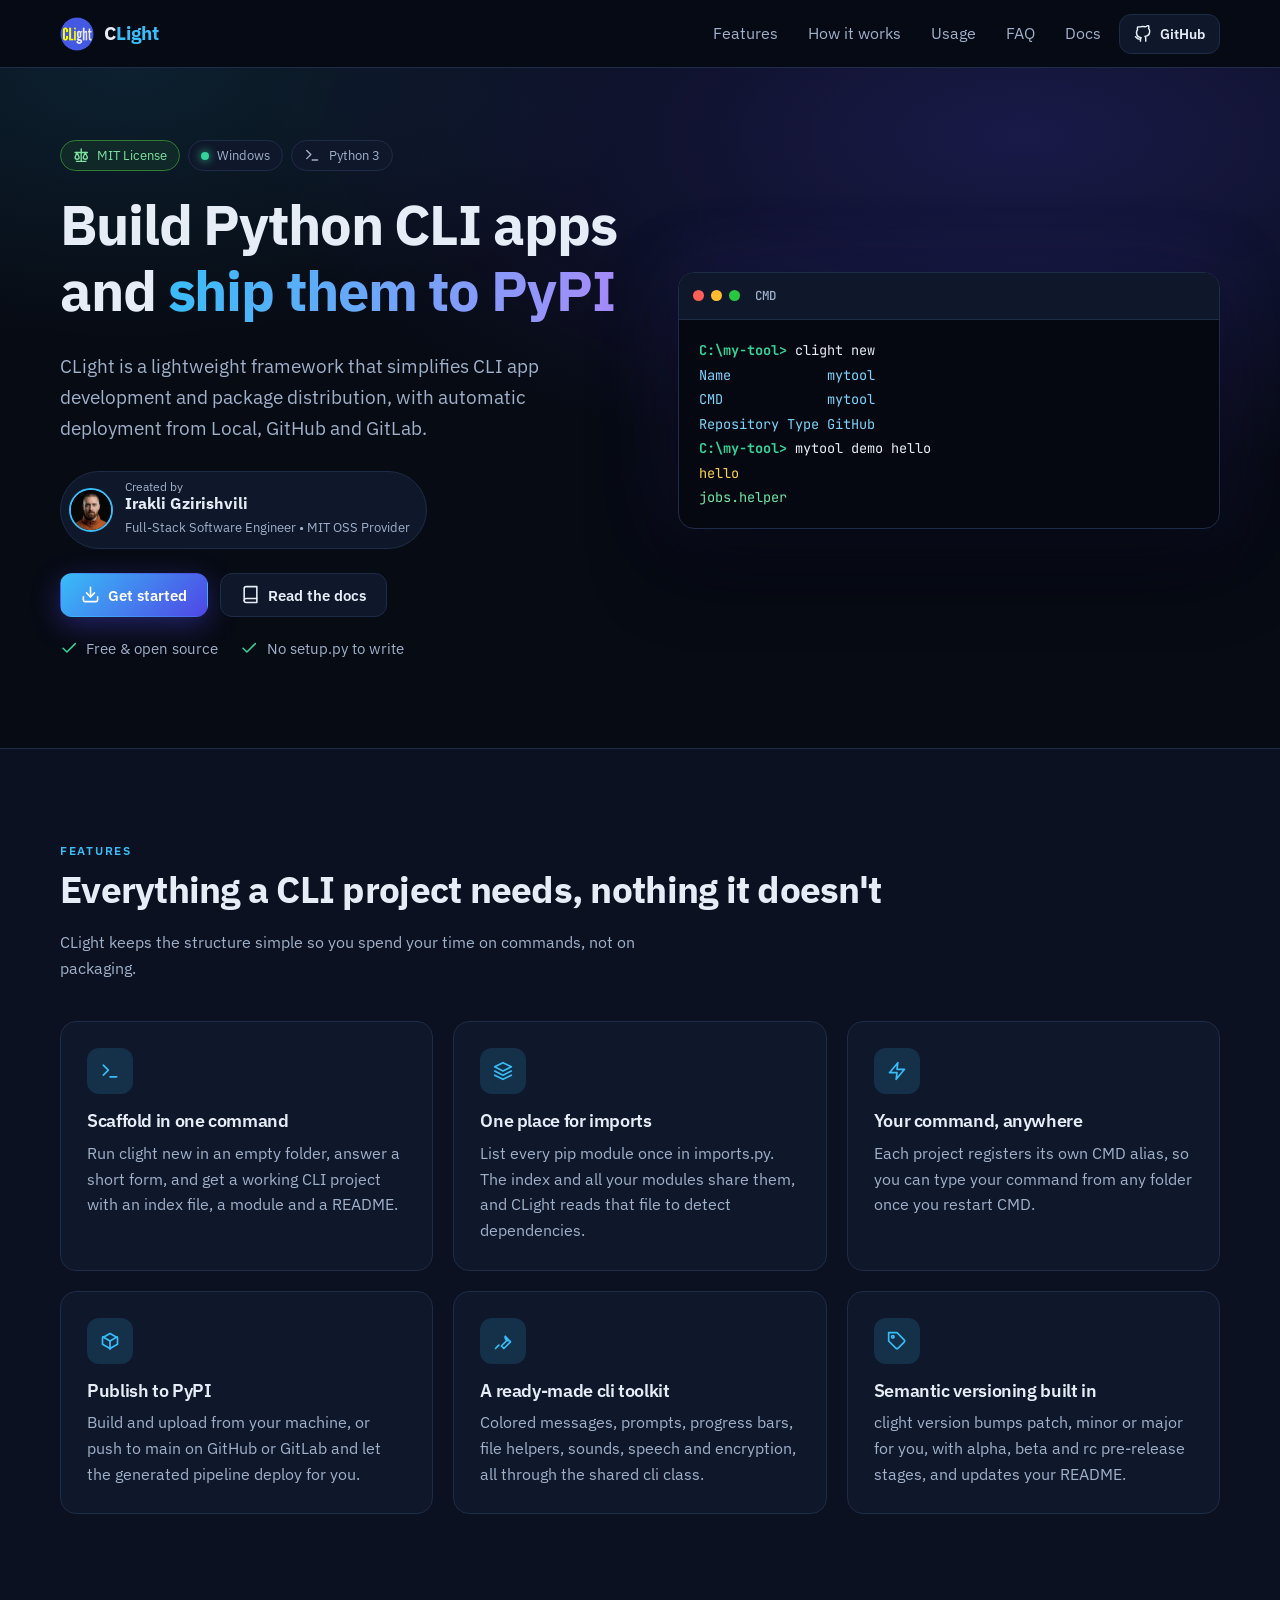
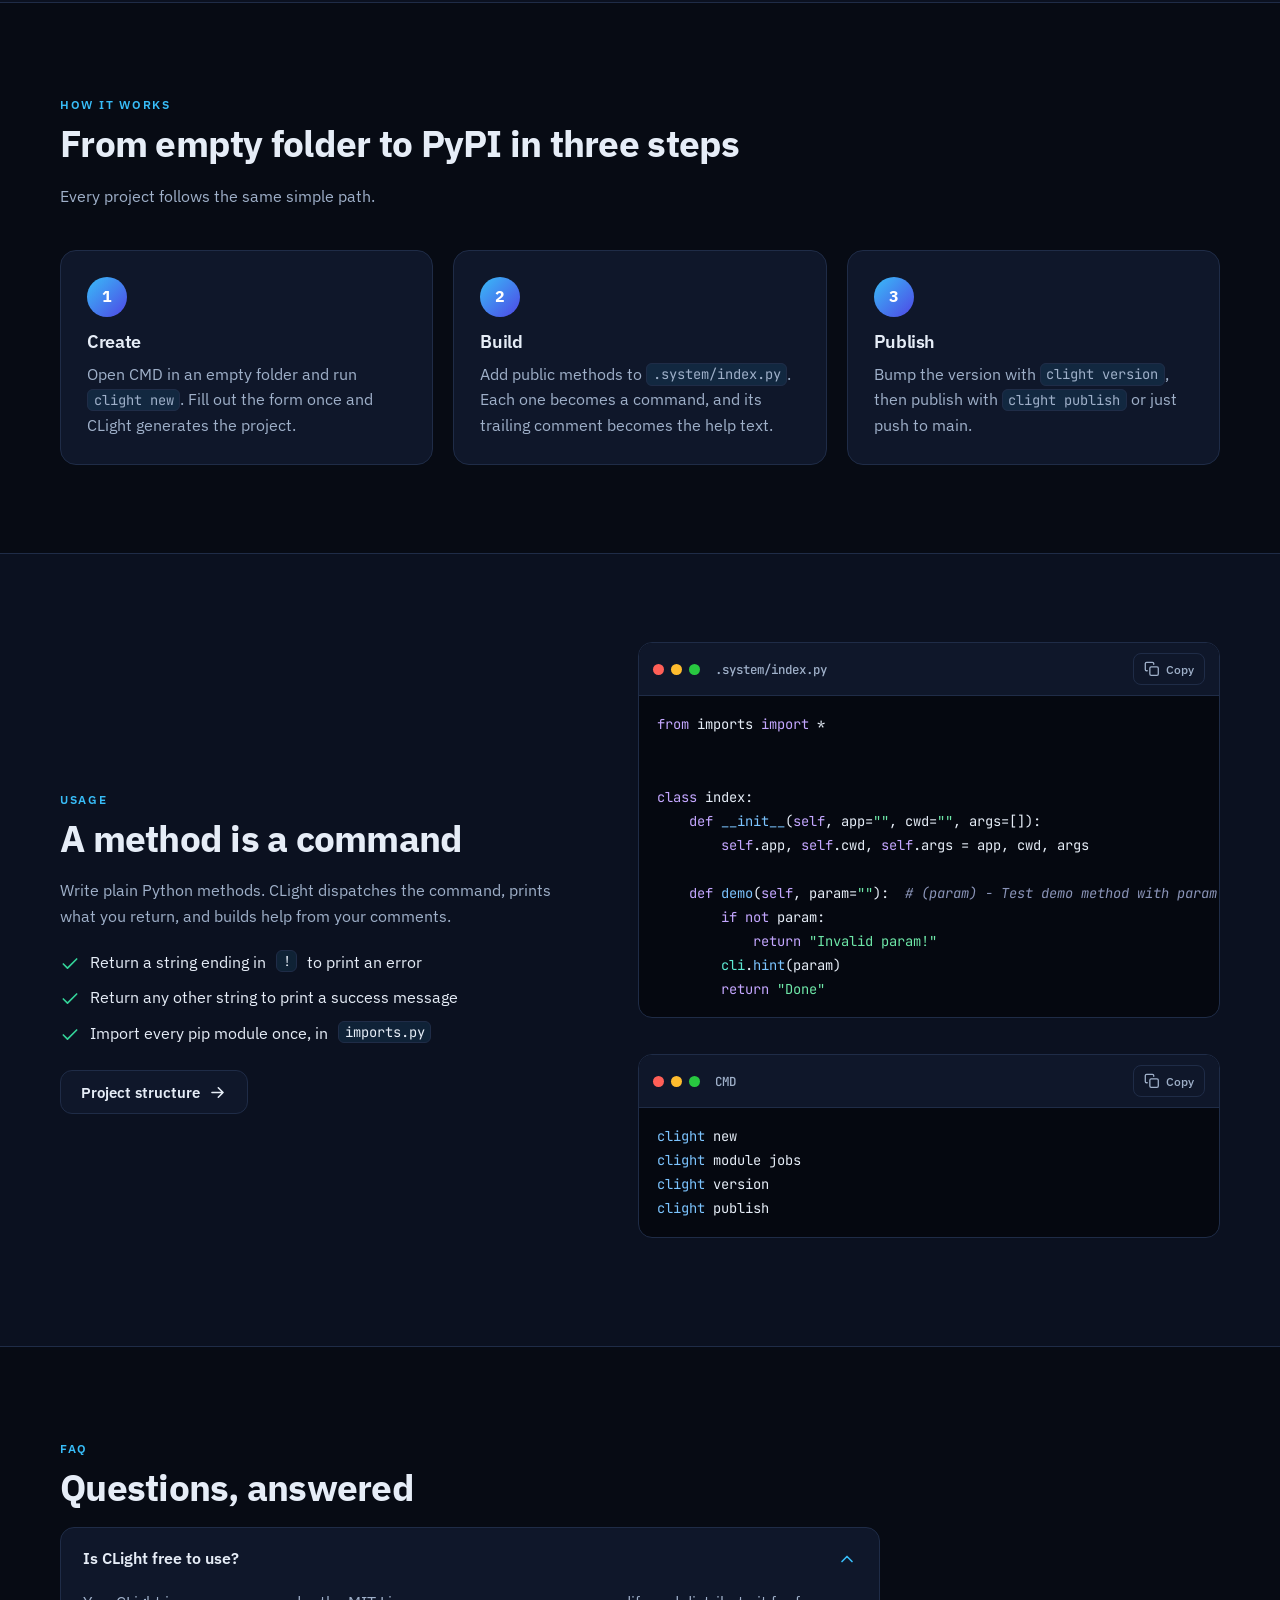
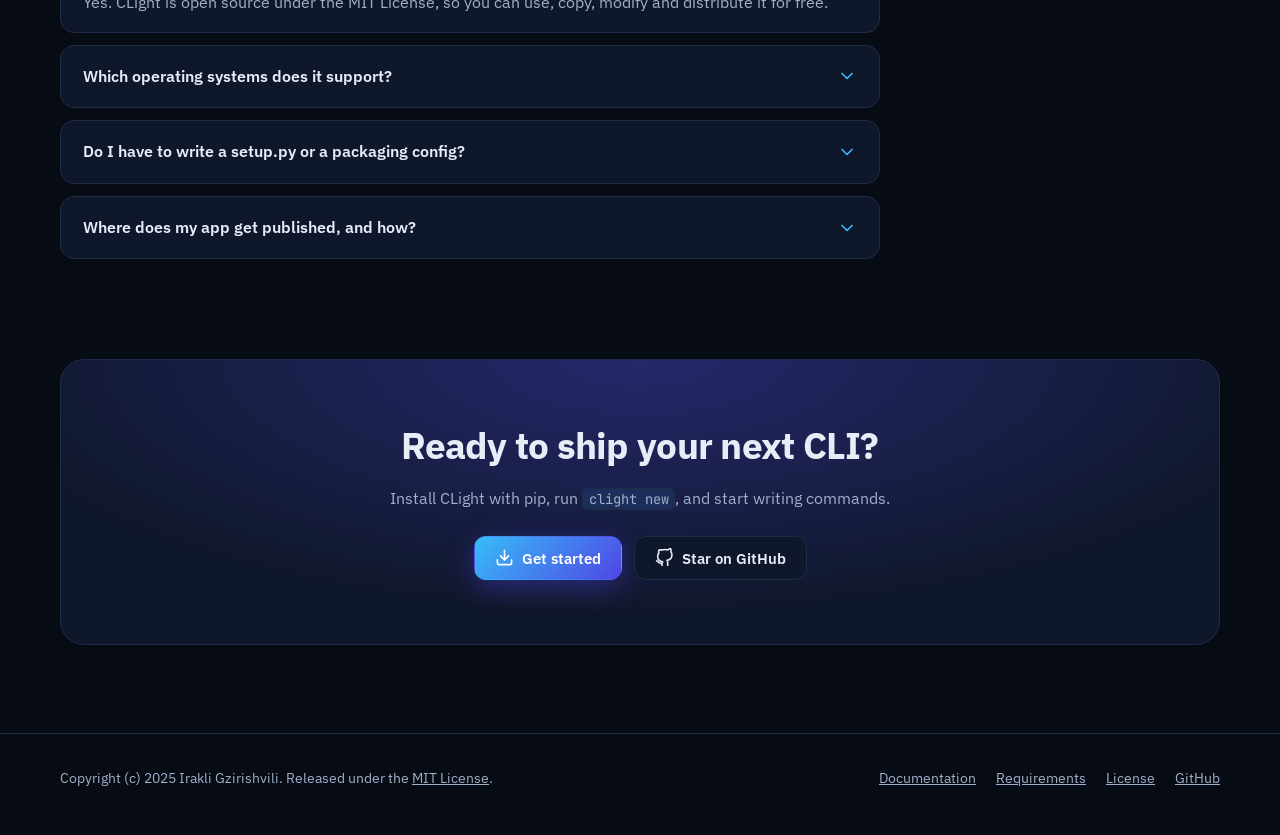
<file: docs/index.html>
<!doctype html>
<html lang="en">
<head>
<meta charset="utf-8">
<meta name="viewport" content="width=device-width, initial-scale=1">
<title>CLight: Python CLI Framework to Build and Publish to PyPI</title>
<meta name="description" content="CLight is a lightweight Python framework to scaffold CLI apps, run them as global commands and publish them to PyPI from Local, GitHub or GitLab.">
<meta name="keywords" content="python cli framework, cli app generator, publish to pypi, pypi packaging, python command line, scaffold cli, semantic versioning, github actions pypi, gitlab ci pypi, windows cli, clight">
<meta name="author" content="Irakli Gzirishvili">
<meta name="robots" content="index, follow, max-image-preview:large">
<meta name="theme-color" content="#070b14">
<link rel="canonical" href="https://ig-ongit.github.io/CLight/">
<meta property="og:type" content="website">
<meta property="og:site_name" content="CLight">
<meta property="og:title" content="CLight: Python CLI Framework to Build and Publish to PyPI">
<meta property="og:description" content="CLight is a lightweight Python framework to scaffold CLI apps, run them as global commands and publish them to PyPI from Local, GitHub or GitLab.">
<meta property="og:url" content="https://ig-ongit.github.io/CLight/">
<meta property="og:image" content="https://ig-ongit.github.io/CLight/assets/github.png">
<meta property="og:image:width" content="1280">
<meta property="og:image:height" content="640">
<meta property="og:image:alt" content="CLight logo with the slogan Build Python CLIs. Ship them to PyPI.">
<meta name="twitter:card" content="summary_large_image">
<meta name="twitter:title" content="CLight: Python CLI Framework to Build and Publish to PyPI">
<meta name="twitter:description" content="CLight is a lightweight Python framework to scaffold CLI apps, run them as global commands and publish them to PyPI from Local, GitHub or GitLab.">
<meta name="twitter:image" content="https://ig-ongit.github.io/CLight/assets/github.png">
<link rel="icon" type="image/svg+xml" href="assets/favicon.svg">
<link rel="preconnect" href="https://fonts.googleapis.com">
<link rel="preconnect" href="https://fonts.gstatic.com" crossorigin>
<link href="https://fonts.googleapis.com/css2?family=IBM+Plex+Sans:wght@400;500;600;700&family=JetBrains+Mono:wght@400;500;700&display=swap" rel="stylesheet">
<link rel="stylesheet" href="assets/style.css">
<script type="application/ld+json">{"@context": "https://schema.org", "@graph": [{"@type": "SoftwareApplication", "name": "CLight", "operatingSystem": "Windows", "applicationCategory": "DeveloperApplication", "description": "CLight is a lightweight Python framework that simplifies CLI app development and PyPI package distribution, with Local, GitHub and GitLab deployment.", "url": "https://ig-ongit.github.io/CLight/", "image": "https://ig-ongit.github.io/CLight/assets/github.png", "downloadUrl": "https://pypi.org/project/clight/", "license": "https://opensource.org/licenses/MIT", "offers": {"@type": "Offer", "price": "0", "priceCurrency": "USD"}, "author": {"@type": "Person", "name": "Irakli Gzirishvili", "url": "https://github.com/IG-onGit"}}, {"@type": "FAQPage", "mainEntity": [{"@type": "Question", "name": "Is CLight free to use?", "acceptedAnswer": {"@type": "Answer", "text": "Yes. CLight is open source under the MIT License, so you can use, copy, modify and distribute it for free."}}, {"@type": "Question", "name": "Which operating systems does it support?", "acceptedAnswer": {"@type": "Answer", "text": "CLight itself targets Microsoft Windows: it registers its command aliases as .bat files and adds them to your PATH through the Windows registry. When you create a project you can pick its own target OS: OS Independent, Microsoft / Windows, POSIX / Linux or MacOS."}}, {"@type": "Question", "name": "Do I have to write a setup.py or a packaging config?", "acceptedAnswer": {"@type": "Answer", "text": "No. When you publish, CLight builds the package for you. It reads your imports.py file to detect third-party dependencies and fills in the setup.py it needs, so you only write commands."}}, {"@type": "Question", "name": "Where does my app get published, and how?", "acceptedAnswer": {"@type": "Answer", "text": "To PyPI. A Local project is published from your Windows machine with clight publish. A GitHub or GitLab project is deployed automatically when you push to the main branch."}}]}]}</script>
<meta name="google-site-verification" content="KW_FPvh6H9w-IPBSeRbdajFq0owdg60dTdN3nYFQ4sA" />
</head>
<body>
<a class="skip" href="#main">Skip to content</a>
<svg width="0" height="0" style="position:absolute" aria-hidden="true"><defs><symbol id="i-terminal" viewBox="0 0 24 24"><path d="M4 17l6-6-6-6"/><path d="M12 19h8"/></symbol><symbol id="i-zap" viewBox="0 0 24 24"><path d="M13 2L3 14h9l-1 8 10-12h-9z"/></symbol><symbol id="i-layers" viewBox="0 0 24 24"><path d="M12 2l10 5-10 5L2 7z"/><path d="M2 17l10 5 10-5"/><path d="M2 12l10 5 10-5"/></symbol><symbol id="i-box" viewBox="0 0 24 24"><path d="M21 8l-9-5-9 5v8l9 5 9-5z"/><path d="M3.3 7L12 12l8.7-5"/><path d="M12 22V12"/></symbol><symbol id="i-tool" viewBox="0 0 24 24"><path d="M14.7 6.3a4 4 0 005 5L21 13l-8 8-3-3 8-8z"/><path d="M3 21l4-4"/></symbol><symbol id="i-tag" viewBox="0 0 24 24"><path d="M20.6 13.4l-7.2 7.2a2 2 0 01-2.8 0L2 12V2h10l8.6 8.6a2 2 0 010 2.8z"/><circle cx="7" cy="7" r="1.5"/></symbol><symbol id="i-github" viewBox="0 0 24 24"><path d="M9 19c-5 1.5-5-2.5-7-3m14 6v-3.9a3.4 3.4 0 00-1-2.6c3.1-.3 6.400-1.500 6.400-7a5.400 5.400 0 00-1.500-3.800 5 5 0 00-.1-3.800s-1.200-.3-3.900 1.500a13.400 13.400 0 00-7 0C6.200 2.400 5 2.700 5 2.700a5 5 0 00-.1 3.800A5.400 5.400 0 003.400 10.300c0 5.500 3.300 6.700 6.400 7a3.400 3.400 0 00-1 2.600V22"/></symbol><symbol id="i-download" viewBox="0 0 24 24"><path d="M21 15v4a2 2 0 01-2 2H5a2 2 0 01-2-2v-4"/><path d="M7 10l5 5 5-5"/><path d="M12 15V3"/></symbol><symbol id="i-book" viewBox="0 0 24 24"><path d="M4 19.500A2.500 2.500 0 016.500 17H20V2H6.500A2.500 2.500 0 004 4.500z"/><path d="M4 19.500A2.500 2.500 0 006.500 22H20v-5"/></symbol><symbol id="i-copy" viewBox="0 0 24 24"><rect x="9" y="9" width="13" height="13" rx="2"/><path d="M5 15H4a2 2 0 01-2-2V4a2 2 0 012-2h9a2 2 0 012 2v1"/></symbol><symbol id="i-check" viewBox="0 0 24 24"><path d="M20 6L9 17l-5-5"/></symbol><symbol id="i-menu" viewBox="0 0 24 24"><path d="M3 6h18M3 12h18M3 18h18"/></symbol><symbol id="i-x" viewBox="0 0 24 24"><path d="M18 6L6 18M6 6l12 12"/></symbol><symbol id="i-chevron" viewBox="0 0 24 24"><path d="M6 9l6 6 6-6"/></symbol><symbol id="i-arrow" viewBox="0 0 24 24"><path d="M5 12h14M13 6l6 6-6 6"/></symbol><symbol id="i-arrow-l" viewBox="0 0 24 24"><path d="M19 12H5M11 6l-6 6 6 6"/></symbol><symbol id="i-scale" viewBox="0 0 24 24"><path d="M12 3v18M5 21h14M3 8h18"/><path d="M6 8l-3 7a3 3 0 006 0zM18 8l-3 7a3 3 0 006 0z"/></symbol><symbol id="i-user" viewBox="0 0 24 24"><path d="M20 21v-2a4 4 0 00-4-4H8a4 4 0 00-4 4v2"/><circle cx="12" cy="7" r="4"/></symbol><symbol id="i-cpu" viewBox="0 0 24 24"><rect x="4" y="4" width="16" height="16" rx="2"/><rect x="9" y="9" width="6" height="6"/><path d="M9 1v3M15 1v3M9 20v3M15 20v3M20 9h3M20 14h3M1 9h3M1 14h3"/></symbol><symbol id="i-folder" viewBox="0 0 24 24"><path d="M22 19a2 2 0 01-2 2H4a2 2 0 01-2-2V5a2 2 0 012-2h5l2 3h9a2 2 0 012 2z"/></symbol><symbol id="i-compass" viewBox="0 0 24 24"><circle cx="12" cy="12" r="10"/><path d="M16.200 7.800l-2.100 6.300-6.300 2.100 2.100-6.300z"/></symbol><symbol id="i-lock" viewBox="0 0 24 24"><rect x="3" y="11" width="18" height="11" rx="2"/><path d="M7 11V7a5 5 0 0110 0v4"/></symbol><symbol id="i-mic" viewBox="0 0 24 24"><rect x="9" y="2" width="6" height="12" rx="3"/><path d="M19 10v2a7 7 0 01-14 0v-2M12 19v3"/></symbol><symbol id="i-twitter-x" viewBox="0 0 24 24"><path d="M4 4l16 16M20 4L4 20"/></symbol><symbol id="i-linkedin" viewBox="0 0 24 24"><path d="M16 8a6 6 0 016 6v7h-4v-7a2 2 0 00-4 0v7h-4v-7a6 6 0 016-6z"/><rect x="2" y="9" width="4" height="12"/><circle cx="4" cy="4" r="2"/></symbol><symbol id="i-home" viewBox="0 0 24 24"><path d="M3 9l9-7 9 7v11a2 2 0 01-2 2H5a2 2 0 01-2-2z"/></symbol><symbol id="i-info" viewBox="0 0 24 24"><circle cx="12" cy="12" r="10"/><path d="M12 16v-4M12 8h.01"/></symbol><symbol id="i-alert" viewBox="0 0 24 24"><path d="M10.300 3.900L1.800 18a2 2 0 001.700 3h17a2 2 0 001.700-3L13.700 3.900a2 2 0 00-3.400 0z"/><path d="M12 9v4M12 17h.01"/></symbol></defs></svg>
<header class="site-header"><div class="container">
<a class="brand" href="./"><img src="assets/logo.svg" width="34" height="34" alt=""><span>C<span>Light</span></span></a>
<nav class="nav" id="site-nav" aria-label="Main"><a href="#features">Features</a><a href="#how">How it works</a><a href="#usage">Usage</a><a href="#faq">FAQ</a><a href="docs/">Docs</a><a class="btn btn-ghost btn-sm" href="https://github.com/IG-onGit/CLight" rel="noopener"><svg class="icon" aria-hidden="true"><use href="#i-github"/></svg>GitHub</a></nav>
<button class="burger" type="button" aria-controls="site-nav" aria-expanded="false" aria-label="Open menu"><svg class="icon" aria-hidden="true"><use href="#i-menu"/></svg></button>
</div></header>
<main id="main">
<section class="hero"><div class="container">
<div>
<div class="badges"><span class="badge mit"><svg class="icon" aria-hidden="true"><use href="#i-scale"/></svg>MIT License</span><span class="badge"><span class="dot"></span>Windows</span><span class="badge"><svg class="icon" aria-hidden="true"><use href="#i-terminal"/></svg>Python 3</span></div>
<h1>Build Python CLI apps and <span class="gradient">ship them to PyPI</span></h1>
<p class="lead">CLight is a lightweight framework that simplifies CLI app development and package distribution, with automatic deployment from Local, GitHub and GitLab.</p>
<a class="author-pill" href="docs/#author"><img src="assets/Irakli%20Gzirishvili.png" width="44" height="44" alt="Portrait of Irakli Gzirishvili"><span><small>Created by</small><strong>Irakli Gzirishvili</strong><em>Full-Stack Software Engineer • MIT OSS Provider</em></span></a>
<div class="cta-row"><a class="btn btn-primary" href="docs/#installation"><svg class="icon" aria-hidden="true"><use href="#i-download"/></svg>Get started</a><a class="btn btn-ghost" href="docs/"><svg class="icon" aria-hidden="true"><use href="#i-book"/></svg>Read the docs</a></div>
<ul class="trust"><li><svg class="icon" aria-hidden="true"><use href="#i-check"/></svg>Free &amp; open source</li><li><svg class="icon" aria-hidden="true"><use href="#i-check"/></svg>No setup.py to write</li></ul>
</div>
<div class="term" aria-hidden="true"><div class="term-bar"><i></i><i></i><i></i><b>CMD</b></div><div class="term-body"><span><b class="p">C:\my-tool&gt;</b> clight new</span><span class="in">Name            mytool</span><span class="in">CMD             mytool</span><span class="in">Repository Type GitHub</span><span><b class="p">C:\my-tool&gt;</b> mytool demo hello</span><span class="ht">hello</span><span class="ok">jobs.helper</span></div></div>
</div></section>

<section class="block alt" id="features"><div class="container">
<span class="eyebrow">Features</span><h2>Everything a CLI project needs, nothing it doesn't</h2>
<p class="section-intro">CLight keeps the structure simple so you spend your time on commands, not on packaging.</p>
<div class="grid"><article class="card"><div class="tile"><svg class="icon" aria-hidden="true"><use href="#i-terminal"/></svg></div><h3>Scaffold in one command</h3><p>Run clight new in an empty folder, answer a short form, and get a working CLI project with an index file, a module and a README.</p></article><article class="card"><div class="tile"><svg class="icon" aria-hidden="true"><use href="#i-layers"/></svg></div><h3>One place for imports</h3><p>List every pip module once in imports.py. The index and all your modules share them, and CLight reads that file to detect dependencies.</p></article><article class="card"><div class="tile"><svg class="icon" aria-hidden="true"><use href="#i-zap"/></svg></div><h3>Your command, anywhere</h3><p>Each project registers its own CMD alias, so you can type your command from any folder once you restart CMD.</p></article><article class="card"><div class="tile"><svg class="icon" aria-hidden="true"><use href="#i-box"/></svg></div><h3>Publish to PyPI</h3><p>Build and upload from your machine, or push to main on GitHub or GitLab and let the generated pipeline deploy for you.</p></article><article class="card"><div class="tile"><svg class="icon" aria-hidden="true"><use href="#i-tool"/></svg></div><h3>A ready-made cli toolkit</h3><p>Colored messages, prompts, progress bars, file helpers, sounds, speech and encryption, all through the shared cli class.</p></article><article class="card"><div class="tile"><svg class="icon" aria-hidden="true"><use href="#i-tag"/></svg></div><h3>Semantic versioning built in</h3><p>clight version bumps patch, minor or major for you, with alpha, beta and rc pre-release stages, and updates your README.</p></article></div>
</div></section>

<section class="block" id="how"><div class="container">
<span class="eyebrow">How it works</span><h2>From empty folder to PyPI in three steps</h2>
<p class="section-intro">Every project follows the same simple path.</p>
<ol class="steps">
<li><h3>Create</h3><p>Open CMD in an empty folder and run <code>clight new</code>. Fill out the form once and CLight generates the project.</p></li>
<li><h3>Build</h3><p>Add public methods to <code>.system/index.py</code>. Each one becomes a command, and its trailing comment becomes the help text.</p></li>
<li><h3>Publish</h3><p>Bump the version with <code>clight version</code>, then publish with <code>clight publish</code> or just push to main.</p></li>
</ol></div></section>

<section class="block alt" id="usage"><div class="container split">
<div><span class="eyebrow">Usage</span><h2>A method is a command</h2>
<p class="section-intro" style="margin-bottom:20px">Write plain Python methods. CLight dispatches the command, prints what you return, and builds help from your comments.</p>
<ul class="checks"><li><svg class="icon" aria-hidden="true"><use href="#i-check"/></svg>Return a string ending in <code>!</code> to print an error</li><li><svg class="icon" aria-hidden="true"><use href="#i-check"/></svg>Return any other string to print a success message</li><li><svg class="icon" aria-hidden="true"><use href="#i-check"/></svg>Import every pip module once, in <code>imports.py</code></li></ul>
<a class="btn btn-ghost" href="docs/#project-structure">Project structure <svg class="icon" aria-hidden="true"><use href="#i-arrow"/></svg></a></div>
<div class="stack"><pre><code data-lang="py" data-title=".system/index.py">from imports import *


class index:
    def __init__(self, app="", cwd="", args=[]):
        self.app, self.cwd, self.args = app, cwd, args

    def demo(self, param=""):  # (param) - Test demo method with param
        if not param:
            return "Invalid param!"
        cli.hint(param)
        return "Done"</code></pre>
<pre><code data-lang="bash" data-title="CMD">clight new
clight module jobs
clight version
clight publish</code></pre></div></div></section>

<section class="block" id="faq"><div class="container"><div class="faq">
<span class="eyebrow">FAQ</span><h2>Questions, answered</h2>
<details open><summary>Is CLight free to use?<svg class="icon" aria-hidden="true"><use href="#i-chevron"/></svg></summary><p>Yes. CLight is open source under the MIT License, so you can use, copy, modify and distribute it for free.</p></details><details><summary>Which operating systems does it support?<svg class="icon" aria-hidden="true"><use href="#i-chevron"/></svg></summary><p>CLight itself targets Microsoft Windows: it registers its command aliases as .bat files and adds them to your PATH through the Windows registry. When you create a project you can pick its own target OS: OS Independent, Microsoft / Windows, POSIX / Linux or MacOS.</p></details><details><summary>Do I have to write a setup.py or a packaging config?<svg class="icon" aria-hidden="true"><use href="#i-chevron"/></svg></summary><p>No. When you publish, CLight builds the package for you. It reads your imports.py file to detect third-party dependencies and fills in the setup.py it needs, so you only write commands.</p></details><details><summary>Where does my app get published, and how?<svg class="icon" aria-hidden="true"><use href="#i-chevron"/></svg></summary><p>To PyPI. A Local project is published from your Windows machine with clight publish. A GitHub or GitLab project is deployed automatically when you push to the main branch.</p></details>
</div></div></section>

<section class="cta-band"><div class="container"><div class="cta-card"><h2>Ready to ship your next CLI?</h2><p>Install CLight with pip, run <code>clight new</code>, and start writing commands.</p>
<div class="cta-row"><a class="btn btn-primary" href="docs/#installation"><svg class="icon" aria-hidden="true"><use href="#i-download"/></svg>Get started</a><a class="btn btn-ghost" href="https://github.com/IG-onGit/CLight" rel="noopener"><svg class="icon" aria-hidden="true"><use href="#i-github"/></svg>Star on GitHub</a></div></div></div></section>
</main>
<footer class="site-footer"><div class="container">
<p>Copyright (c) 2025 Irakli Gzirishvili. Released under the <a href="docs/#license">MIT License</a>.</p>
<nav aria-label="Footer"><a href="docs/">Documentation</a><a href="docs/#requirements">Requirements</a><a href="docs/#license">License</a><a href="https://github.com/IG-onGit/CLight" rel="noopener">GitHub</a></nav>
</div></footer>
<script src="assets/main.js" defer></script>
</body>
</html>
</file>
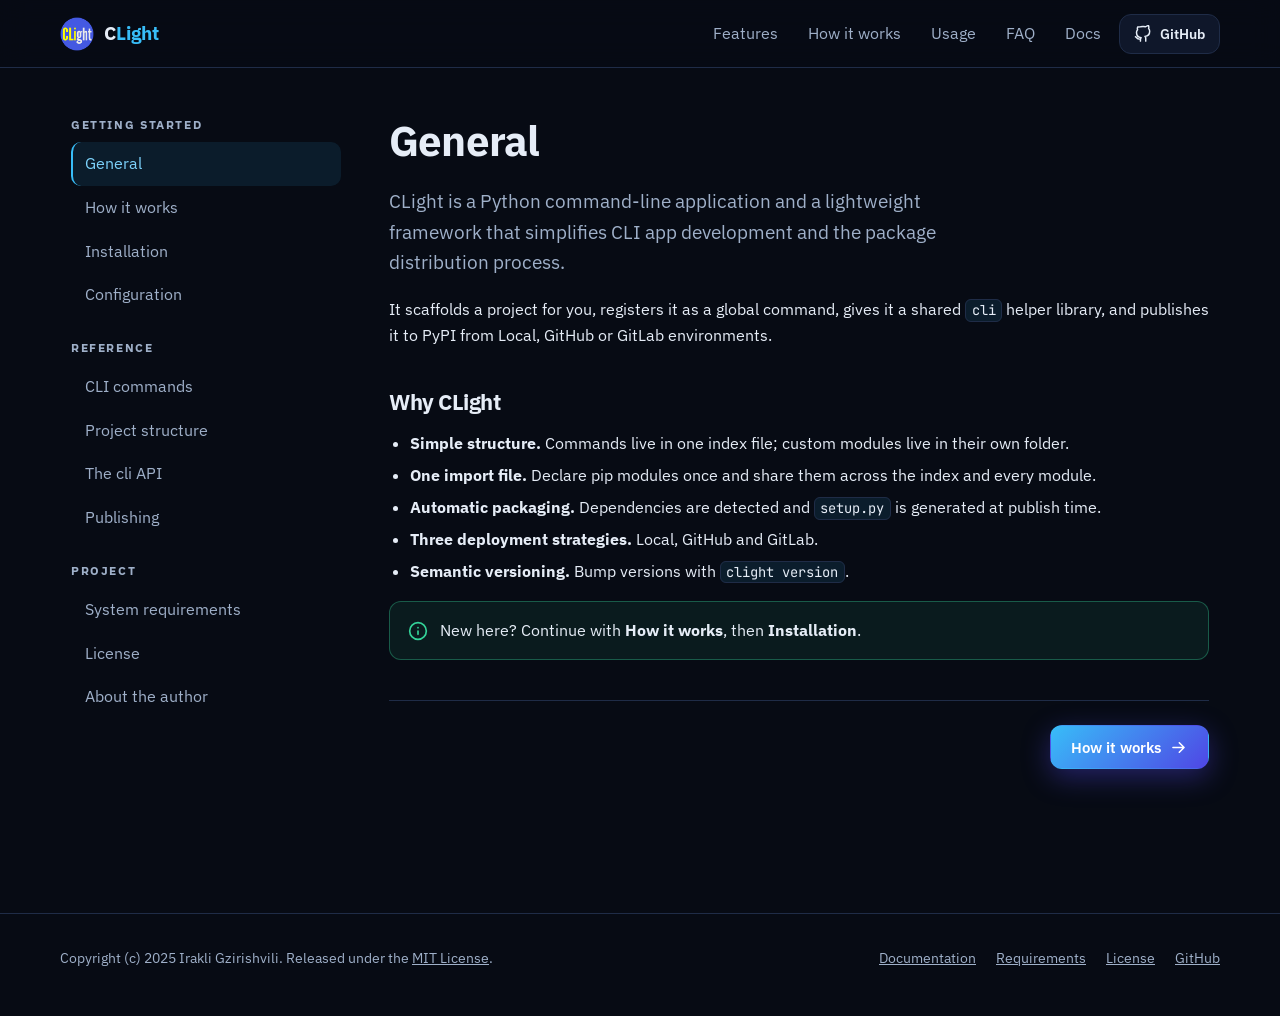
<file: docs/docs/index.html>
<!doctype html>
<html lang="en">
<head>
<meta charset="utf-8">
<meta name="viewport" content="width=device-width, initial-scale=1">
<title>CLight Docs: Commands, cli API and PyPI Publishing | CLight</title>
<meta name="description" content="Documentation for CLight: install it, set project parameters, use the CLI commands and the shared cli API, and publish to PyPI with Local, GitHub or GitLab.">
<meta name="keywords" content="clight documentation, python cli framework docs, clight commands, cli api, publish to pypi, pip install clight, semantic versioning, github pypi deploy, windows cli, imports.py">
<meta name="author" content="Irakli Gzirishvili">
<meta name="robots" content="index, follow, max-image-preview:large">
<meta name="theme-color" content="#070b14">
<link rel="canonical" href="https://ig-ongit.github.io/CLight/docs/">
<meta property="og:type" content="website">
<meta property="og:site_name" content="CLight">
<meta property="og:title" content="CLight Docs: Commands, cli API and PyPI Publishing | CLight">
<meta property="og:description" content="Documentation for CLight: install it, set project parameters, use the CLI commands and the shared cli API, and publish to PyPI with Local, GitHub or GitLab.">
<meta property="og:url" content="https://ig-ongit.github.io/CLight/docs/">
<meta property="og:image" content="https://ig-ongit.github.io/CLight/assets/github.png">
<meta property="og:image:width" content="1280">
<meta property="og:image:height" content="640">
<meta property="og:image:alt" content="CLight logo with the slogan Build Python CLIs. Ship them to PyPI.">
<meta name="twitter:card" content="summary_large_image">
<meta name="twitter:title" content="CLight Docs: Commands, cli API and PyPI Publishing | CLight">
<meta name="twitter:description" content="Documentation for CLight: install it, set project parameters, use the CLI commands and the shared cli API, and publish to PyPI with Local, GitHub or GitLab.">
<meta name="twitter:image" content="https://ig-ongit.github.io/CLight/assets/github.png">
<link rel="icon" type="image/svg+xml" href="../assets/favicon.svg">
<link rel="preconnect" href="https://fonts.googleapis.com">
<link rel="preconnect" href="https://fonts.gstatic.com" crossorigin>
<link href="https://fonts.googleapis.com/css2?family=IBM+Plex+Sans:wght@400;500;600;700&family=JetBrains+Mono:wght@400;500;700&display=swap" rel="stylesheet">
<link rel="stylesheet" href="../assets/style.css">
<script type="application/ld+json">{"@context": "https://schema.org", "@type": "TechArticle", "headline": "CLight Documentation", "description": "Install CLight, configure projects, use CLI commands and the cli API, and publish Python CLI apps to PyPI.", "url": "https://ig-ongit.github.io/CLight/docs/", "image": "https://ig-ongit.github.io/CLight/assets/github.png", "inLanguage": "en", "author": {"@type": "Person", "name": "Irakli Gzirishvili", "jobTitle": "Full-Stack Software Engineer", "sameAs": ["https://github.com/IG-onGit", "https://www.linkedin.com/in/ig-link", "https://x.com/IG_onX", "https://www.linkedin.com/newsletters/creatron-7275978973124132864"]}}</script>
</head>
<body class="docs-page">
<a class="skip" href="#main">Skip to content</a>
<svg width="0" height="0" style="position:absolute" aria-hidden="true"><defs><symbol id="i-terminal" viewBox="0 0 24 24"><path d="M4 17l6-6-6-6"/><path d="M12 19h8"/></symbol><symbol id="i-zap" viewBox="0 0 24 24"><path d="M13 2L3 14h9l-1 8 10-12h-9z"/></symbol><symbol id="i-layers" viewBox="0 0 24 24"><path d="M12 2l10 5-10 5L2 7z"/><path d="M2 17l10 5 10-5"/><path d="M2 12l10 5 10-5"/></symbol><symbol id="i-box" viewBox="0 0 24 24"><path d="M21 8l-9-5-9 5v8l9 5 9-5z"/><path d="M3.3 7L12 12l8.7-5"/><path d="M12 22V12"/></symbol><symbol id="i-tool" viewBox="0 0 24 24"><path d="M14.7 6.3a4 4 0 005 5L21 13l-8 8-3-3 8-8z"/><path d="M3 21l4-4"/></symbol><symbol id="i-tag" viewBox="0 0 24 24"><path d="M20.6 13.4l-7.2 7.2a2 2 0 01-2.8 0L2 12V2h10l8.6 8.6a2 2 0 010 2.8z"/><circle cx="7" cy="7" r="1.5"/></symbol><symbol id="i-github" viewBox="0 0 24 24"><path d="M9 19c-5 1.5-5-2.5-7-3m14 6v-3.9a3.4 3.4 0 00-1-2.6c3.1-.3 6.400-1.500 6.400-7a5.400 5.400 0 00-1.500-3.800 5 5 0 00-.1-3.800s-1.200-.3-3.900 1.500a13.400 13.400 0 00-7 0C6.200 2.400 5 2.700 5 2.700a5 5 0 00-.1 3.800A5.400 5.400 0 003.400 10.300c0 5.500 3.300 6.700 6.400 7a3.400 3.400 0 00-1 2.600V22"/></symbol><symbol id="i-download" viewBox="0 0 24 24"><path d="M21 15v4a2 2 0 01-2 2H5a2 2 0 01-2-2v-4"/><path d="M7 10l5 5 5-5"/><path d="M12 15V3"/></symbol><symbol id="i-book" viewBox="0 0 24 24"><path d="M4 19.500A2.500 2.500 0 016.500 17H20V2H6.500A2.500 2.500 0 004 4.500z"/><path d="M4 19.500A2.500 2.500 0 006.500 22H20v-5"/></symbol><symbol id="i-copy" viewBox="0 0 24 24"><rect x="9" y="9" width="13" height="13" rx="2"/><path d="M5 15H4a2 2 0 01-2-2V4a2 2 0 012-2h9a2 2 0 012 2v1"/></symbol><symbol id="i-check" viewBox="0 0 24 24"><path d="M20 6L9 17l-5-5"/></symbol><symbol id="i-menu" viewBox="0 0 24 24"><path d="M3 6h18M3 12h18M3 18h18"/></symbol><symbol id="i-x" viewBox="0 0 24 24"><path d="M18 6L6 18M6 6l12 12"/></symbol><symbol id="i-chevron" viewBox="0 0 24 24"><path d="M6 9l6 6 6-6"/></symbol><symbol id="i-arrow" viewBox="0 0 24 24"><path d="M5 12h14M13 6l6 6-6 6"/></symbol><symbol id="i-arrow-l" viewBox="0 0 24 24"><path d="M19 12H5M11 6l-6 6 6 6"/></symbol><symbol id="i-scale" viewBox="0 0 24 24"><path d="M12 3v18M5 21h14M3 8h18"/><path d="M6 8l-3 7a3 3 0 006 0zM18 8l-3 7a3 3 0 006 0z"/></symbol><symbol id="i-user" viewBox="0 0 24 24"><path d="M20 21v-2a4 4 0 00-4-4H8a4 4 0 00-4 4v2"/><circle cx="12" cy="7" r="4"/></symbol><symbol id="i-cpu" viewBox="0 0 24 24"><rect x="4" y="4" width="16" height="16" rx="2"/><rect x="9" y="9" width="6" height="6"/><path d="M9 1v3M15 1v3M9 20v3M15 20v3M20 9h3M20 14h3M1 9h3M1 14h3"/></symbol><symbol id="i-folder" viewBox="0 0 24 24"><path d="M22 19a2 2 0 01-2 2H4a2 2 0 01-2-2V5a2 2 0 012-2h5l2 3h9a2 2 0 012 2z"/></symbol><symbol id="i-compass" viewBox="0 0 24 24"><circle cx="12" cy="12" r="10"/><path d="M16.200 7.800l-2.100 6.300-6.300 2.100 2.100-6.300z"/></symbol><symbol id="i-lock" viewBox="0 0 24 24"><rect x="3" y="11" width="18" height="11" rx="2"/><path d="M7 11V7a5 5 0 0110 0v4"/></symbol><symbol id="i-mic" viewBox="0 0 24 24"><rect x="9" y="2" width="6" height="12" rx="3"/><path d="M19 10v2a7 7 0 01-14 0v-2M12 19v3"/></symbol><symbol id="i-twitter-x" viewBox="0 0 24 24"><path d="M4 4l16 16M20 4L4 20"/></symbol><symbol id="i-linkedin" viewBox="0 0 24 24"><path d="M16 8a6 6 0 016 6v7h-4v-7a2 2 0 00-4 0v7h-4v-7a6 6 0 016-6z"/><rect x="2" y="9" width="4" height="12"/><circle cx="4" cy="4" r="2"/></symbol><symbol id="i-home" viewBox="0 0 24 24"><path d="M3 9l9-7 9 7v11a2 2 0 01-2 2H5a2 2 0 01-2-2z"/></symbol><symbol id="i-info" viewBox="0 0 24 24"><circle cx="12" cy="12" r="10"/><path d="M12 16v-4M12 8h.01"/></symbol><symbol id="i-alert" viewBox="0 0 24 24"><path d="M10.300 3.900L1.800 18a2 2 0 001.700 3h17a2 2 0 001.700-3L13.700 3.900a2 2 0 00-3.400 0z"/><path d="M12 9v4M12 17h.01"/></symbol></defs></svg>
<header class="site-header"><div class="container">
<a class="brand" href="../"><img src="../assets/logo.svg" width="34" height="34" alt=""><span>C<span>Light</span></span></a>
<nav class="nav" id="site-nav" aria-label="Main"><a href="../#features">Features</a><a href="../#how">How it works</a><a href="../#usage">Usage</a><a href="../#faq">FAQ</a><a href="../docs/">Docs</a><a class="btn btn-ghost btn-sm" href="https://github.com/IG-onGit/CLight" rel="noopener"><svg class="icon" aria-hidden="true"><use href="#i-github"/></svg>GitHub</a></nav>
<button class="burger" type="button" aria-controls="docs-nav" aria-expanded="false" aria-label="Open menu"><svg class="icon" aria-hidden="true"><use href="#i-menu"/></svg></button>
</div></header>
<div class="container docs-layout">
<aside class="sidebar" id="docs-nav" aria-label="Documentation sections"><h4>Getting started</h4><a href="#general" data-section="general">General</a><a href="#how-it-works" data-section="how-it-works">How it works</a><a href="#installation" data-section="installation">Installation</a><a href="#configuration" data-section="configuration">Configuration</a><h4>Reference</h4><a href="#commands" data-section="commands">CLI commands</a><a href="#project-structure" data-section="project-structure">Project structure</a><a href="#cli-api" data-section="cli-api">The cli API</a><a href="#publishing" data-section="publishing">Publishing</a><h4>Project</h4><a href="#requirements" data-section="requirements">System requirements</a><a href="#license" data-section="license">License</a><a href="#author" data-section="author">About the author</a><h4 class="mobile-only">Site</h4><a class="mobile-only" href="../">Back to home</a><a class="mobile-only" href="https://github.com/IG-onGit/CLight" rel="noopener">GitHub</a></aside>
<main id="main">
<article class="doc-section active" id="general"><h1>General</h1><p class="lead">CLight is a Python command-line application and a lightweight framework that simplifies CLI app development and the package distribution process.</p>
<p>It scaffolds a project for you, registers it as a global command, gives it a shared <code>cli</code> helper library, and publishes it to PyPI from Local, GitHub or GitLab environments.</p>
<h2>Why CLight</h2><ul>
<li><strong>Simple structure.</strong> Commands live in one index file; custom modules live in their own folder.</li>
<li><strong>One import file.</strong> Declare pip modules once and share them across the index and every module.</li>
<li><strong>Automatic packaging.</strong> Dependencies are detected and <code>setup.py</code> is generated at publish time.</li>
<li><strong>Three deployment strategies.</strong> Local, GitHub and GitLab.</li>
<li><strong>Semantic versioning.</strong> Bump versions with <code>clight version</code>.</li></ul>
<div class="callout"><svg class="icon" aria-hidden="true"><use href="#i-info"/></svg><p>New here? Continue with <strong>How it works</strong>, then <strong>Installation</strong>.</p></div><div class="pager"><a class="btn btn-primary" href="#how-it-works" data-goto="how-it-works">How it works<svg class="icon" aria-hidden="true"><use href="#i-arrow"/></svg></a></div></article>
<article class="doc-section" id="how-it-works"><h1>How it works</h1><p>Every project you create follows the same flow:</p>
<ol><li>Run <code>clight new</code> in an empty folder and fill out the form. CLight copies its skeleton into the folder and writes your answers to <code>.system/sources/clight.json</code>.</li>
<li>CLight registers a <code>&lt;CMD&gt;.bat</code> alias in <code>%USERPROFILE%\.clight</code>, a folder that is added to your PATH.</li>
<li>When you type your command, the alias calls <code>clight execute</code>, which loads your <code>.system/index.py</code> and runs the method that matches the sub-command.</li>
<li>A method's return value is printed: a string ending in <code>!</code> shows as an error, any other string as a success message.</li></ol>
<pre><code data-lang="text" data-title="data flow">&lt;cmd&gt; demo hello
   |
   v
%USERPROFILE%\.clight\&lt;cmd&gt;.bat
   |
   v
clight execute ".system/index.py" demo hello
   |
   v
index.demo("hello")  -&gt;  printed as success or error</code></pre>
<div class="callout"><svg class="icon" aria-hidden="true"><use href="#i-info"/></svg><p>Because the alias goes through CLight, your project does not run with <code>python something.py</code>. Run your CMD alias instead.</p></div><div class="pager"><a class="btn btn-ghost" href="#general" data-goto="general"><svg class="icon" aria-hidden="true"><use href="#i-arrow-l"/></svg>General</a><a class="btn btn-primary" href="#installation" data-goto="installation">Installation<svg class="icon" aria-hidden="true"><use href="#i-arrow"/></svg></a></div></article>
<article class="doc-section" id="installation"><h1>Installation</h1><p>Install CLight from PyPI:</p>
<ol><li>Open CMD as administrator and run the command below, then restart CMD.</li><li>Run <code>clight</code> to check the installation. It lists the available commands.</li></ol>
<pre><code data-lang="bash" data-title="CMD (administrator)">pip install clight</code></pre>
<pre><code data-lang="bash" data-title="CMD">clight</code></pre>
<div class="callout"><svg class="icon" aria-hidden="true"><use href="#i-info"/></svg><p>On first run CLight adds its catalog folder to your user PATH and asks you to restart CMD. This is expected.</p></div>
<h2>Create your first project</h2>
<ol><li>Navigate to an empty folder using CMD.</li><li>Run <code>clight new</code> and fill out the form.</li><li>Add commands as methods in <code>.system/index.py</code>.</li><li>Run your CMD alias, for example <code>mytool demo hello</code>.</li></ol><div class="pager"><a class="btn btn-ghost" href="#how-it-works" data-goto="how-it-works"><svg class="icon" aria-hidden="true"><use href="#i-arrow-l"/></svg>How it works</a><a class="btn btn-primary" href="#configuration" data-goto="configuration">Configuration<svg class="icon" aria-hidden="true"><use href="#i-arrow"/></svg></a></div></article>
<article class="doc-section" id="configuration"><h1>Configuration</h1><p>When you create a project, a form asks for these parameters once. They are saved to <code>.system/sources/clight.json</code>. Run <code>clight reform</code> to edit them later (<code>CMD</code> and <code>Project Type</code> cannot be changed).</p>
<div class="table-wrap"><table><thead><tr><th>Parameter</th><th>Meaning</th><th>Required</th></tr></thead><tbody><tr><td>Name</td><td>Name of your project</td><td>Yes</td></tr><tr><td>Version</td><td>Version of your project</td><td>Yes</td></tr><tr><td>Description</td><td>Description of your project</td><td>Yes</td></tr><tr><td>Link</td><td>Link to your project</td><td>No</td></tr><tr><td>CMD</td><td>CMD name alias for your project</td><td>Yes</td></tr><tr><td>Author</td><td>Author of the project</td><td>Yes</td></tr><tr><td>Mail</td><td>Mail of the project author</td><td>Yes</td></tr><tr><td>Project Type</td><td><code>App</code> for a CLI application, <code>Module</code> for a single pip module</td><td>Yes</td></tr><tr><td>Repository Type</td><td><code>Local</code>, <code>GitHub</code> or <code>GitLab</code></td><td>Yes</td></tr><tr><td>License</td><td>One of 8 OSI-approved licenses</td><td>No</td></tr><tr><td>Operating System</td><td>Required OS for your project</td><td>Yes</td></tr></tbody></table></div>
<h2>Repository types</h2>
<div class="table-wrap"><table><thead><tr><th>Type</th><th>What it does</th></tr></thead><tbody><tr><td>Local</td><td>Publish from your Windows machine to PyPI with <code>clight publish</code>.</td></tr><tr><td>GitHub</td><td>Automatic deployment to PyPI when you push changes to the main branch.</td></tr><tr><td>GitLab</td><td>Automatic deployment to PyPI when you push changes to the main branch.</td></tr></tbody></table></div>
<h2>Licenses</h2><p>You can include one of 8 OSI-approved licenses: MIT, BSD, ISC (ISCL), Apache Software License, Mozilla Public License 2.0, GNU AGPL v3, GNU GPL v3 and GNU LGPL v3.</p>
<h2>Operating systems</h2><p>OS Independent, Microsoft / Windows, POSIX / Linux or MacOS.</p><div class="pager"><a class="btn btn-ghost" href="#installation" data-goto="installation"><svg class="icon" aria-hidden="true"><use href="#i-arrow-l"/></svg>Installation</a><a class="btn btn-primary" href="#commands" data-goto="commands">CLI commands<svg class="icon" aria-hidden="true"><use href="#i-arrow"/></svg></a></div></article>
<article class="doc-section" id="commands"><h1>CLI commands</h1><p>These are the commands you can use. Run <code>clight</code> with no arguments to list them.</p>
<div class="table-wrap"><table><thead><tr><th>Command</th><th>Description</th></tr></thead><tbody><tr><td><code>clight</code></td><td>List available commands</td></tr><tr><td><code>clight new</code></td><td>Create new project</td></tr><tr><td><code>clight add</code></td><td>Add existing project to catalog</td></tr><tr><td><code>clight module (name)</code></td><td>Create new module</td></tr><tr><td><code>clight reform (-t)</code></td><td>Edit project params, <code>-t</code> to skip templates</td></tr><tr><td><code>clight version</code></td><td>Upgrade semantic version number of the project</td></tr><tr><td><code>clight all</code></td><td>List existing projects</td></tr><tr><td><code>clight publish (-t)</code></td><td>Publish project on PyPI, <code>-t</code> to test locally</td></tr><tr><td><code>clight remove (project)</code></td><td>Remove project</td></tr><tr><td><code>clight pypidel</code></td><td>Delete PyPI credentials</td></tr><tr><td><code>clight install</code></td><td>Test the installation process locally</td></tr><tr><td><code>clight update</code></td><td>Update local installation test</td></tr><tr><td><code>clight uninstall</code></td><td>Test the uninstallation process locally</td></tr></tbody></table></div>
<div class="callout"><svg class="icon" aria-hidden="true"><use href="#i-info"/></svg><p><code>clight remove</code> only unregisters a project. It deletes the alias and the saved config, not your source files.</p></div><div class="pager"><a class="btn btn-ghost" href="#configuration" data-goto="configuration"><svg class="icon" aria-hidden="true"><use href="#i-arrow-l"/></svg>Configuration</a><a class="btn btn-primary" href="#project-structure" data-goto="project-structure">Project structure<svg class="icon" aria-hidden="true"><use href="#i-arrow"/></svg></a></div></article>
<article class="doc-section" id="project-structure"><h1>Project structure</h1><p>A generated project keeps everything in a <code>.system</code> folder:</p>
<pre><code data-lang="text" data-title="project layout">&lt;project-root&gt;/
├── .system/
│   ├── imports.py     all pip and custom-module imports
│   ├── index.py       your CLI commands
│   ├── modules/       custom modules (clight module &lt;name&gt;)
│   └── sources/       resources and clight.json
├── .gitignore
├── README.md
└── LICENSE            if you chose a license</code></pre>
<div class="callout warn"><svg class="icon" aria-hidden="true"><use href="#i-alert"/></svg><p>Don't remove <code>modules</code>, <code>sources</code>, <code>imports.py</code> or <code>index.py</code>. CLight depends on them.</p></div>
<h2>index.py</h2><p>Every public method becomes a command. Files have three sections: <strong>Load</strong>, <strong>Main</strong> and <strong>Helpers</strong>. Keep the trailing <code># (args) - description</code> comment on each <code>def</code> line, because it builds the help text.</p>
<pre><code data-lang="py" data-title=".system/index.py">from imports import *


class index:
    def demo(self, param=""):  # (param) - Test demo method with param
        if not param:
            return "Invalid param!"
        cli.hint(param)
        return self.__helper()

    def __helper(self):
        return jobs.test()</code></pre>
<h2>imports.py</h2><p>Import pip modules <strong>only</strong> here. CLight scans this file at publish time to build <code>install_requires</code>.</p>
<pre><code data-lang="py" data-title=".system/imports.py">from clight.system.importer import cli  # DON'T REMOVE THIS LINE

import os
import sys
from modules.jobs import jobs</code></pre>
<p>To pin a version, comment it at the top of the file:</p>
<pre><code data-lang="py" data-title=".system/imports.py"># import openai==0:28

import openai</code></pre>
<p>If the pip package name differs from the import name, add the pip name as a comment and mark the real import with <code># !install</code>:</p>
<pre><code data-lang="py" data-title=".system/imports.py"># import soupsieve

from bs4 import BeautifulSoup  # !install</code></pre><div class="pager"><a class="btn btn-ghost" href="#commands" data-goto="commands"><svg class="icon" aria-hidden="true"><use href="#i-arrow-l"/></svg>CLI commands</a><a class="btn btn-primary" href="#cli-api" data-goto="cli-api">The cli API<svg class="icon" aria-hidden="true"><use href="#i-arrow"/></svg></a></div></article>
<article class="doc-section" id="cli-api"><h1>The cli API</h1><p>The <code>cli</code> class is available in your index and module files through <code>from imports import *</code>. These are its basic methods:</p>
<div class="table-wrap"><table><thead><tr><th>Method</th><th>Description</th></tr></thead><tbody><tr><td><code>cli.error("message")</code></td><td>Print an error message in red</td></tr><tr><td><code>cli.info("message")</code></td><td>Print an info message in blue</td></tr><tr><td><code>cli.hint("message")</code></td><td>Print a hint in yellow</td></tr><tr><td><code>cli.done("message")</code></td><td>Print a completion message in green</td></tr><tr><td><code>cli.trace("message")</code></td><td>Print hidden developer message, activate dev mode with <code>cli.dev = True</code></td></tr><tr><td><code>cli.input("hint")</code></td><td>Define CLI input field</td></tr><tr><td><code>cli.selection("hint", ["A", "B"])</code></td><td>Define selection input field</td></tr><tr><td><code>cli.selections("hint", ["A", "B"])</code></td><td>Define multiple selection input field</td></tr><tr><td><code>cli.confirmation("hint")</code></td><td>Define confirmation input field</td></tr><tr><td><code>cli.value("key", {...}, "default")</code></td><td>Get value from data</td></tr><tr><td><code>cli.sound("done")</code></td><td>Set system sound: start, ready, done, error, ask, set or unset</td></tr><tr><td><code>cli.speak("text")</code></td><td>Read text with voice</td></tr><tr><td><code>cli.listen()</code></td><td>Listen and convert speech to text</td></tr><tr><td><code>cli.read("Folder/file.txt")</code></td><td>Read file and get content</td></tr><tr><td><code>cli.write("Folder/file.txt", "content")</code></td><td>Write file with content</td></tr><tr><td><code>cli.append("Folder/file.txt", "content")</code></td><td>Append content to the file</td></tr><tr><td><code>cli.yaml("Folder/file.yaml")</code></td><td>Read and convert YAML file as dict</td></tr><tr><td><code>cli.template("content", {...})</code></td><td>Parse template content with given key-value pairs</td></tr><tr><td><code>cli.chars(10)</code></td><td>Get random characters with given length</td></tr><tr><td><code>cli.isValue(value)</code></td><td>Check if value exists</td></tr><tr><td><code>cli.isPath(path)</code></td><td>Check if path exists</td></tr><tr><td><code>cli.isFile(file)</code></td><td>Check if file exists</td></tr><tr><td><code>cli.isFolder(folder)</code></td><td>Check if folder exists</td></tr><tr><td><code>cli.command("cmd line")</code></td><td>Execute CMD command</td></tr><tr><td><code>cli.encrypt("data", "key")</code></td><td>Encrypt data by key</td></tr><tr><td><code>cli.decrypt("encrypted", "key")</code></td><td>Decrypt encrypted data by key</td></tr><tr><td><code>cli.filter("text")</code></td><td>Filter user text before printing</td></tr></tbody></table></div>
<pre><code data-lang="py" data-title="example">name = cli.input("Project name")
if cli.confirmation("Continue?"):
    cli.done("Saved")</code></pre><div class="pager"><a class="btn btn-ghost" href="#project-structure" data-goto="project-structure"><svg class="icon" aria-hidden="true"><use href="#i-arrow-l"/></svg>Project structure</a><a class="btn btn-primary" href="#publishing" data-goto="publishing">Publishing<svg class="icon" aria-hidden="true"><use href="#i-arrow"/></svg></a></div></article>
<article class="doc-section" id="publishing"><h1>Publishing</h1><p>PyPI only accepts a version number once, so bump it before each release: navigate to your project's root in CMD, run <code>clight version</code>, and choose the type of change.</p>
<h2>Local</h2><ol><li>In your project's root directory, run <code>clight publish</code>.</li><li>The first time, enter your PyPI <code>PYPI_USERNAME</code> and <code>PYPI_API_TOKEN</code>.</li><li>Choose whether to save them. If you do, provide a <strong>Password Key</strong> to encrypt them.</li><li>Next time you will only be asked for the Password Key. Use <code>clight pypidel</code> to delete saved credentials.</li></ol>
<h2>GitHub and GitLab</h2><p>Nothing to do except push your changes to the main branch.</p>
<div class="callout warn"><svg class="icon" aria-hidden="true"><use href="#i-alert"/></svg><p>Add <code>PYPI_USERNAME</code> and <code>PYPI_API_TOKEN</code> as repository secure variables in GitHub or GitLab.</p></div>
<p>Generated GitHub projects ship a workflow that skips deployment when the commit message contains <code>[!deploy]</code>. Use <code>clight publish -t</code> to test the package locally first.</p>
<h2>Semantic versions</h2><p>Versions follow <code>MAJOR.MINOR.PATCH</code>, with optional <code>alpha</code>, <code>beta</code> or <code>rc</code> pre-release stages. <code>clight version</code> asks for the change type, and you can also pass a number directly.</p><div class="pager"><a class="btn btn-ghost" href="#cli-api" data-goto="cli-api"><svg class="icon" aria-hidden="true"><use href="#i-arrow-l"/></svg>The cli API</a><a class="btn btn-primary" href="#requirements" data-goto="requirements">System requirements<svg class="icon" aria-hidden="true"><use href="#i-arrow"/></svg></a></div></article>
<article class="doc-section" id="requirements"><h1>System requirements</h1><h2>Running CLight</h2>
<div class="table-wrap"><table><thead><tr><th>Item</th><th>Requirement</th></tr></thead><tbody><tr><td>Operating system</td><td>Microsoft Windows</td></tr><tr><td>Language</td><td>Python 3, with pip</td></tr><tr><td>Shell</td><td>CMD (run as administrator for the first install)</td></tr><tr><td>Python packages</td><td>PyYAML, pygame, pyttsx3, inquirer, colored, cryptography, SpeechRecognition (installed automatically)</td></tr></tbody></table></div>
<h2>Publishing</h2><ul><li>A PyPI account and API token</li><li>For GitHub or GitLab projects, the <code>PYPI_USERNAME</code> and <code>PYPI_API_TOKEN</code> repository secrets</li></ul>
<h2>Building from source</h2><ul><li>Clone <a href="https://github.com/IG-onGit/CLight" rel="noopener">the repository</a></li><li>Python 3 with <code>setuptools</code>, as the project is packaged with <code>setup.py</code></li></ul><div class="pager"><a class="btn btn-ghost" href="#publishing" data-goto="publishing"><svg class="icon" aria-hidden="true"><use href="#i-arrow-l"/></svg>Publishing</a><a class="btn btn-primary" href="#license" data-goto="license">License<svg class="icon" aria-hidden="true"><use href="#i-arrow"/></svg></a></div></article>
<article class="doc-section" id="license"><h1>License</h1><p>CLight is released under the MIT License. In plain English: you may use, copy, modify, merge, publish, distribute, sublicense and sell it for free, as long as you keep the copyright and license notice. It comes with no warranty.</p>
<div class="license-box" tabindex="0" role="region" aria-label="Full license text">MIT License

Copyright (c) 2025 Irakli Gzirishvili

Permission is hereby granted, free of charge, to any person obtaining a copy
of this software and associated documentation files (the "Software"), to deal
in the Software without restriction, including without limitation the rights
to use, copy, modify, merge, publish, distribute, sublicense, and/or sell
copies of the Software, and to permit persons to whom the Software is
furnished to do so, subject to the following conditions:

The above copyright notice and this permission notice shall be included in all
copies or substantial portions of the Software.

THE SOFTWARE IS PROVIDED "AS IS", WITHOUT WARRANTY OF ANY KIND, EXPRESS OR
IMPLIED, INCLUDING BUT NOT LIMITED TO THE WARRANTIES OF MERCHANTABILITY,
FITNESS FOR A PARTICULAR PURPOSE AND NONINFRINGEMENT. IN NO EVENT SHALL THE
AUTHORS OR COPYRIGHT HOLDERS BE LIABLE FOR ANY CLAIM, DAMAGES OR OTHER
LIABILITY, WHETHER IN AN ACTION OF CONTRACT, TORT OR OTHERWISE, ARISING FROM,
OUT OF OR IN CONNECTION WITH THE SOFTWARE OR THE USE OR OTHER DEALINGS IN THE
SOFTWARE.</div>
<a class="btn btn-ghost" href="https://github.com/IG-onGit/CLight/blob/main/LICENSE" rel="noopener"><svg class="icon" aria-hidden="true"><use href="#i-github"/></svg>View LICENSE on GitHub</a><div class="pager"><a class="btn btn-ghost" href="#requirements" data-goto="requirements"><svg class="icon" aria-hidden="true"><use href="#i-arrow-l"/></svg>System requirements</a><a class="btn btn-primary" href="#author" data-goto="author">About the author<svg class="icon" aria-hidden="true"><use href="#i-arrow"/></svg></a></div></article>
<article class="doc-section" id="author"><h1>About the author</h1><div class="author-card"><img src="../assets/Irakli%20Gzirishvili.png" width="112" height="112" alt="Portrait of Irakli Gzirishvili">
<div><h3>Irakli Gzirishvili <span style="color: var(--muted);font-weight: normal;">- From Georgia</span></h3><p>• AI & Cloud Engineer<br>• AI Integration Manager<br>• Full-Stack Software Engineer<br>• MIT OSS Provider<br>• DevOps Engineer</p>
<div class="links"><a class="btn btn-ghost btn-sm" href="https://github.com/IG-onGit" rel="noopener me"><svg class="icon" aria-hidden="true"><use href="#i-github"/></svg>github.com/IG-onGit</a><a class="btn btn-ghost btn-sm" href="https://www.linkedin.com/in/ig-link" rel="noopener me"><svg class="icon" aria-hidden="true"><use href="#i-linkedin"/></svg>LinkedIn</a><a class="btn btn-ghost btn-sm" href="https://x.com/IG_onX" rel="noopener me"><svg class="icon" aria-hidden="true"><use href="#i-twitter-x"/></svg>X</a><a class="btn btn-ghost btn-sm" href="https://www.linkedin.com/newsletters/creatron-7275978973124132864" rel="noopener me"><svg class="icon" aria-hidden="true"><use href="#i-book"/></svg>CreaTron newsletter</a></div></div></div><div class="pager"><a class="btn btn-ghost" href="#license" data-goto="license"><svg class="icon" aria-hidden="true"><use href="#i-arrow-l"/></svg>License</a></div></article>
</main>
</div>
<footer class="site-footer"><div class="container">
<p>Copyright (c) 2025 Irakli Gzirishvili. Released under the <a href="../docs/#license">MIT License</a>.</p>
<nav aria-label="Footer"><a href="../docs/">Documentation</a><a href="../docs/#requirements">Requirements</a><a href="../docs/#license">License</a><a href="https://github.com/IG-onGit/CLight" rel="noopener">GitHub</a></nav>
</div></footer>
<script src="../assets/main.js" defer></script>
</body>
</html>
</file>
<file: docs/assets/style.css>
:root{--bg:#070b14;--bg-2:#0b1120;--surface:#0f172a;--surface-2:#141e35;--border:#1f2c47;--text:#e6edf7;--muted:#9fb0c9;
--primary:#38bdf8;--primary-strong:#4f46e5;--primary-soft:#7dd3fc;--accent:#34d399;--warn:#fb923c;--code-bg:#050810;
--tok-comment:#8a94b8;--tok-string:#6ee7a8;--tok-number:#fdba74;--tok-keyword:#c4a7ff;--tok-func:#7cc4ff;--tok-prop:#5eead4;--tok-flag:#fcd34d;--tok-punct:#9aa7c2;--tok-type:#f9a8d4;
--radius:16px;--header-h:68px;--font:"IBM Plex Sans",system-ui,-apple-system,"Segoe UI",Roboto,sans-serif;--mono:"JetBrains Mono",ui-monospace,SFMono-Regular,Consolas,monospace;color-scheme:dark}
*{box-sizing:border-box}html{scroll-behavior:smooth;scroll-padding-top:84px}
body{margin:0;background:var(--bg);color:var(--text);font:400 16px/1.6 var(--font);-webkit-font-smoothing:antialiased;overflow-x:hidden}
img{max-width:100%;display:block}a{color:var(--primary-soft)}h1,h2,h3{line-height:1.18;margin:0 0 .5em;letter-spacing:-.02em}
h1{font-size:clamp(2.1rem,5vw,3.5rem);font-weight:700}h2{font-size:clamp(1.6rem,3.4vw,2.3rem);font-weight:700}h3{font-size:1.15rem;font-weight:600}
p{margin:0 0 1em}.lead{font-size:clamp(1.05rem,1.8vw,1.2rem);color:var(--muted);max-width:56ch}
.container{width:min(1160px,100% - 32px);margin-inline:auto}
.icon{width:1.25em;height:1.25em;fill:none;stroke:currentColor;stroke-width:2;stroke-linecap:round;stroke-linejoin:round;flex:none}
.skip{position:absolute;left:-999px;top:8px;background:var(--primary);color:#001;padding:10px 16px;border-radius:8px;z-index:100}.skip:focus{left:8px}
:focus-visible{outline:2px solid var(--accent);outline-offset:3px;border-radius:6px}
.gradient{background:linear-gradient(100deg,var(--primary),#a78bfa);-webkit-background-clip:text;background-clip:text;color:transparent}
/* header */
.site-header{position:sticky;top:0;z-index:50;height:var(--header-h);background:rgba(7,11,20,.8);backdrop-filter:blur(14px);border-bottom:1px solid var(--border)}
.site-header .container{height:100%;display:flex;align-items:center;justify-content:space-between;gap:16px}
.brand{display:flex;align-items:center;gap:10px;color:var(--text);text-decoration:none;font-weight:700;font-size:1.2rem;position:relative;z-index:2}
.brand img{width:34px;height:34px}.brand span span{color:var(--primary)}
.nav{display:flex;align-items:center;gap:6px}.nav a:not(.btn){color:var(--muted);text-decoration:none;padding:10px 12px;border-radius:10px;transition:color .2s,background .2s}
.nav a:not(.btn):hover{color:var(--text);background:var(--surface)}
.burger{display:none;position:relative;z-index:2;min-width:44px;min-height:44px;background:var(--surface);border:1px solid var(--border);color:var(--text);border-radius:12px;cursor:pointer;align-items:center;justify-content:center}
/* buttons */
.btn{display:inline-flex;align-items:center;justify-content:center;gap:8px;min-height:44px;padding:0 20px;border-radius:12px;font:600 .95rem var(--font);text-decoration:none;cursor:pointer;border:1px solid transparent;transition:transform .15s,border-color .2s,box-shadow .25s,background .2s}
.btn:hover{transform:translateY(-1px)}.btn-primary{background:linear-gradient(135deg,var(--primary),var(--primary-strong));color:#fff;box-shadow:0 8px 28px rgba(79,70,229,.4)}
.btn-primary:hover{box-shadow:0 10px 34px rgba(56,189,248,.45)}.btn-ghost{background:var(--surface);border-color:var(--border);color:var(--text)}.btn-ghost:hover{border-color:var(--primary)}.btn-sm{min-height:40px;padding:0 14px;font-size:.88rem}
.badges{display:flex;flex-wrap:wrap;gap:8px;margin-bottom:20px}.badge{display:inline-flex;align-items:center;gap:8px;border:1px solid var(--border);background:var(--surface);color:var(--muted);border-radius:999px;padding:4px 12px;font-size:.82rem}
.badge.mit{color:#7ee2a0;border-color:#2e7d32;background:rgba(46,125,50,.15)}.dot{width:8px;height:8px;border-radius:50%;background:var(--accent);box-shadow:0 0 10px var(--accent)}
/* hero */
.hero{padding:72px 0 88px;background:radial-gradient(60% 50% at 80% 10%,rgba(79,70,229,.25),transparent),radial-gradient(40% 40% at 10% 0,rgba(56,189,248,.12),transparent)}
.hero .container{display:grid;grid-template-columns:1.05fr 1fr;gap:48px;align-items:center}
.author-pill{display:inline-flex;align-items:center;gap:12px;text-decoration:none;color:var(--text);margin:8px 0 24px;padding:8px 16px 8px 8px;border:1px solid var(--border);border-radius:999px;background:var(--surface)}
.author-pill img,.author-card img{border-radius:50%;object-fit:cover;border:2px solid var(--primary)}.author-pill img{width:44px;height:44px}
.author-pill small{display:block;color:var(--muted);font-size:.72rem;line-height:1.2}.author-pill strong{display:block;line-height:1.3}.author-pill em{font-style:normal;color:var(--muted);font-size:.8rem}
.cta-row{display:flex;flex-wrap:wrap;gap:12px;margin-bottom:20px}.trust{display:flex;flex-wrap:wrap;gap:8px 22px;list-style:none;padding:0;margin:0;color:var(--muted);font-size:.92rem}
.trust li{display:flex;align-items:center;gap:8px}.trust .icon{color:var(--accent)}
.term{background:var(--code-bg);border:1px solid var(--border);border-radius:var(--radius);box-shadow:0 30px 80px rgba(0,0,0,.55),0 0 80px rgba(79,70,229,.2);overflow:hidden;font:.85rem/1.8 var(--mono)}
.term-bar{display:flex;gap:7px;padding:12px 14px;background:var(--surface);border-bottom:1px solid var(--border);align-items:center}.term-bar i{width:11px;height:11px;border-radius:50%;background:#ff5f57}.term-bar i:nth-child(2){background:#febc2e}.term-bar i:nth-child(3){background:#28c840}
.term-bar b{margin-left:8px;font-weight:500;color:var(--muted);font-size:.78rem}.term-body{padding:18px 20px;overflow-x:auto;white-space:pre}
.term-body span{display:block;opacity:0;transform:translateY(8px);animation:rise .5s forwards}
.term-body span:nth-child(1){animation-delay:.2s}.term-body span:nth-child(2){animation-delay:.5s}.term-body span:nth-child(3){animation-delay:.8s}.term-body span:nth-child(4){animation-delay:1.1s}.term-body span:nth-child(5){animation-delay:1.4s}.term-body span:nth-child(6){animation-delay:1.7s}.term-body span:nth-child(7){animation-delay:2s}
@keyframes rise{to{opacity:1;transform:none}}.p{color:var(--accent)}.ok{color:var(--tok-string)}.in{color:var(--primary-soft)}.ht{color:var(--tok-flag)}.cm{color:var(--tok-comment)}
/* sections */
.block{padding:88px 0}.block.alt{background:var(--bg-2);border-block:1px solid var(--border)}
.eyebrow{display:inline-block;color:var(--primary);font:600 .78rem var(--font);text-transform:uppercase;letter-spacing:.14em;margin-bottom:10px}
.section-intro{max-width:62ch;color:var(--muted);margin-bottom:40px}
.grid{display:grid;grid-template-columns:repeat(3,1fr);gap:20px}
.card{background:var(--surface);border:1px solid var(--border);border-radius:var(--radius);padding:26px;transition:transform .25s,border-color .25s}.card:hover{transform:translateY(-3px);border-color:rgba(56,189,248,.5)}
.card p{color:var(--muted);margin:0}.tile{width:46px;height:46px;border-radius:12px;background:rgba(56,189,248,.15);color:var(--primary);display:grid;place-items:center;margin-bottom:16px}
.steps{list-style:none;padding:0;margin:0;display:grid;grid-template-columns:repeat(3,1fr);gap:20px;counter-reset:s}
.steps li{counter-increment:s;background:var(--surface);border:1px solid var(--border);border-radius:var(--radius);padding:26px}
.steps li::before{content:counter(s);display:grid;place-items:center;width:40px;height:40px;border-radius:50%;background:linear-gradient(135deg,var(--primary),var(--primary-strong));font-weight:700;margin-bottom:14px;color:#fff}.steps p{color:var(--muted);margin:0}
.split{display:grid;grid-template-columns:1fr 1.1fr;gap:48px;align-items:center}.checks{list-style:none;padding:0;margin:0 0 24px;display:grid;gap:10px}.checks li{display:flex;gap:10px;align-items:flex-start}.checks .icon{color:var(--accent);margin-top:.25em}
.stack{display:grid;gap:16px;min-width:0}
details{background:var(--surface);border:1px solid var(--border);border-radius:14px;margin-bottom:12px}summary{cursor:pointer;list-style:none;padding:18px 22px;font-weight:600;display:flex;justify-content:space-between;align-items:center;gap:12px;min-height:44px}
summary::-webkit-details-marker{display:none}summary .icon{transition:transform .25s;color:var(--primary)}details[open] summary .icon{transform:rotate(180deg)}details p{padding:0 22px;color:var(--muted)}
.faq{max-width:820px}.cta-band{padding:0 0 88px}.cta-card{text-align:center;border:1px solid var(--border);border-radius:24px;padding:64px 24px;background:radial-gradient(60% 90% at 50% 0,rgba(79,70,229,.35),transparent),var(--surface)}
.cta-card p{color:var(--muted);max-width:52ch;margin:0 auto 24px}.cta-card .cta-row{justify-content:center;margin:0}
.site-footer{border-top:1px solid var(--border);padding:32px 0;color:var(--muted);font-size:.9rem}.site-footer .container{display:flex;flex-wrap:wrap;justify-content:space-between;gap:16px}.site-footer nav{display:flex;flex-wrap:wrap;gap:6px 20px}.site-footer a{color:var(--muted)}.site-footer a:hover{color:var(--text)}
/* code */
.code{background:var(--code-bg);border:1px solid var(--border);border-radius:14px;overflow:hidden;margin:0 0 20px;min-width:0}.code-bar{display:flex;align-items:center;gap:7px;padding:10px 14px;background:var(--surface);border-bottom:1px solid var(--border)}
.code-bar i{width:11px;height:11px;border-radius:50%;background:#ff5f57}.code-bar i:nth-child(2){background:#febc2e}.code-bar i:nth-child(3){background:#28c840}.code-bar b{font:500 .78rem var(--mono);color:var(--muted);margin-left:8px;flex:1}
.copy{display:inline-flex;align-items:center;gap:6px;min-height:32px;padding:0 10px;background:transparent;color:var(--muted);border:1px solid var(--border);border-radius:8px;font:500 .78rem var(--font);cursor:pointer}.copy:hover{color:var(--text);border-color:var(--primary)}
.code pre{margin:0;padding:16px 18px;overflow-x:auto;font:400 .86rem/1.75 var(--mono);font-variant-ligatures:none;tab-size:2;color:var(--text)}.code code{font:inherit;font-variant-ligatures:none}
.tok-c{color:var(--tok-comment);font-style:italic}.tok-s{color:var(--tok-string)}.tok-n{color:var(--tok-number)}.tok-k{color:var(--tok-keyword)}.tok-f{color:var(--tok-func)}.tok-p{color:var(--tok-prop)}.tok-o{color:var(--tok-flag)}.tok-t{color:var(--tok-type)}.tok-x{color:var(--tok-punct)}
:not(pre)>code{font:.86em var(--mono);background:rgba(56,189,248,.1);border:1px solid var(--border);padding:.1em .4em;border-radius:6px}
/* docs */
.docs-layout{display:grid;grid-template-columns:270px minmax(0,820px);gap:48px;padding:48px 0 88px;justify-content:center}
.sidebar{position:sticky;top:calc(var(--header-h) + 24px);align-self:start;max-height:calc(100vh - var(--header-h) - 48px);overflow:auto}
.sidebar h4{font-size:.72rem;text-transform:uppercase;letter-spacing:.14em;color:var(--muted);margin:22px 0 8px}.sidebar h4:first-child{margin-top:0}
.sidebar a{display:block;color:var(--muted);text-decoration:none;padding:9px 12px;border-radius:10px;border-left:2px solid transparent}.sidebar a:hover{background:var(--surface);color:var(--text)}
.sidebar a[aria-current=true]{background:rgba(56,189,248,.1);color:var(--primary-soft);border-left-color:var(--primary)}.sidebar .mobile-only{display:none}
.js .doc-section{display:none}.js .doc-section.active{display:block;animation:fade .3s}@keyframes fade{from{opacity:0}to{opacity:1}}
.doc-section{margin-bottom:56px}.doc-section h1{font-size:clamp(1.9rem,4vw,2.6rem)}.doc-section h2{font-size:1.4rem;margin-top:1.8em}.doc-section ul,.doc-section ol{padding-left:1.3em}.doc-section li{margin-bottom:.4em}
.table-wrap{overflow-x:auto;margin:0 0 20px;border:1px solid var(--border);border-radius:12px}table{border-collapse:collapse;width:100%;font-size:.92rem}th,td{text-align:left;padding:11px 14px;border-bottom:1px solid var(--border);vertical-align:top}
th{text-transform:uppercase;font-size:.72rem;letter-spacing:.08em;color:var(--muted);background:var(--surface)}tr:last-child td{border-bottom:0}
.callout{display:flex;gap:12px;padding:16px 18px;border-radius:12px;border:1px solid rgba(52,211,153,.35);background:rgba(52,211,153,.08);margin:0 0 20px}.callout .icon{color:var(--accent);margin-top:.2em}.callout p{margin:0}.callout.warn{border-color:rgba(251,146,60,.4);background:rgba(251,146,60,.08)}.callout.warn .icon{color:var(--warn)}
.pager{display:flex;justify-content:space-between;gap:12px;margin-top:40px;padding-top:24px;border-top:1px solid var(--border)}.pager .btn:only-child:not([data-goto^=x]){margin-left:auto}
.license-box{max-height:340px;overflow:auto;background:var(--code-bg);border:1px solid var(--border);border-radius:12px;padding:16px;font:.8rem/1.6 var(--mono);white-space:pre-wrap;margin-bottom:16px}
.author-card{display:flex;gap:24px;align-items:center;background:var(--surface);border:1px solid var(--border);border-radius:var(--radius);padding:24px;margin-bottom:20px}.author-card img{width:112px;height:112px;border-width:3px}.author-card .links{display:flex;flex-wrap:wrap;gap:10px;margin-top:14px}
.nf{min-height:100vh;display:grid;place-items:center;text-align:center;padding:24px}.nf h1{font-size:5rem}
/* mobile menu */
@media(max-width:1024px){.grid{grid-template-columns:repeat(2,1fr)}.docs-layout{grid-template-columns:220px minmax(0,1fr);gap:32px}.hero .container,.split{grid-template-columns:1fr}}
@media(max-width:820px){
.burger{display:inline-flex}.site-header{background:var(--bg);backdrop-filter:none}.steps{grid-template-columns:1fr}
.nav,.sidebar{position:fixed;inset:0;height:100dvh;max-height:none;z-index:1;padding:calc(var(--header-h) + 24px) 24px 24px;background:radial-gradient(60% 40% at 50% 0,rgba(79,70,229,.35),transparent),var(--bg);flex-direction:column;justify-content:center;align-items:center;gap:8px;opacity:0;visibility:hidden;transform:scale(1.03);transition:opacity .25s,transform .25s,visibility .25s}
.menu-open .nav,.menu-open .sidebar{opacity:1;visibility:visible;transform:none}.menu-open{overflow:hidden}
.nav a:not(.btn){font-size:1.4rem;text-align:center}.sidebar{display:block;text-align:center;overflow:auto;padding-top:calc(var(--header-h) + 16px)}.sidebar a{font-size:1.1rem;border-left:0}.sidebar .mobile-only{display:block}
body.docs-page .nav{display:none}.docs-layout{display:block;padding-top:32px}}
@media(max-width:600px){.grid{grid-template-columns:1fr}.hero{padding-top:40px}.cta-row .btn{width:100%}.block{padding:64px 0}.author-card{flex-direction:column;text-align:center}.pager{flex-direction:column}}
@media(prefers-reduced-motion:reduce){*,*::before,*::after{animation-duration:.01ms!important;animation-delay:0s!important;transition-duration:.01ms!important;scroll-behavior:auto!important}.term-body span{opacity:1;transform:none}}
</file>
